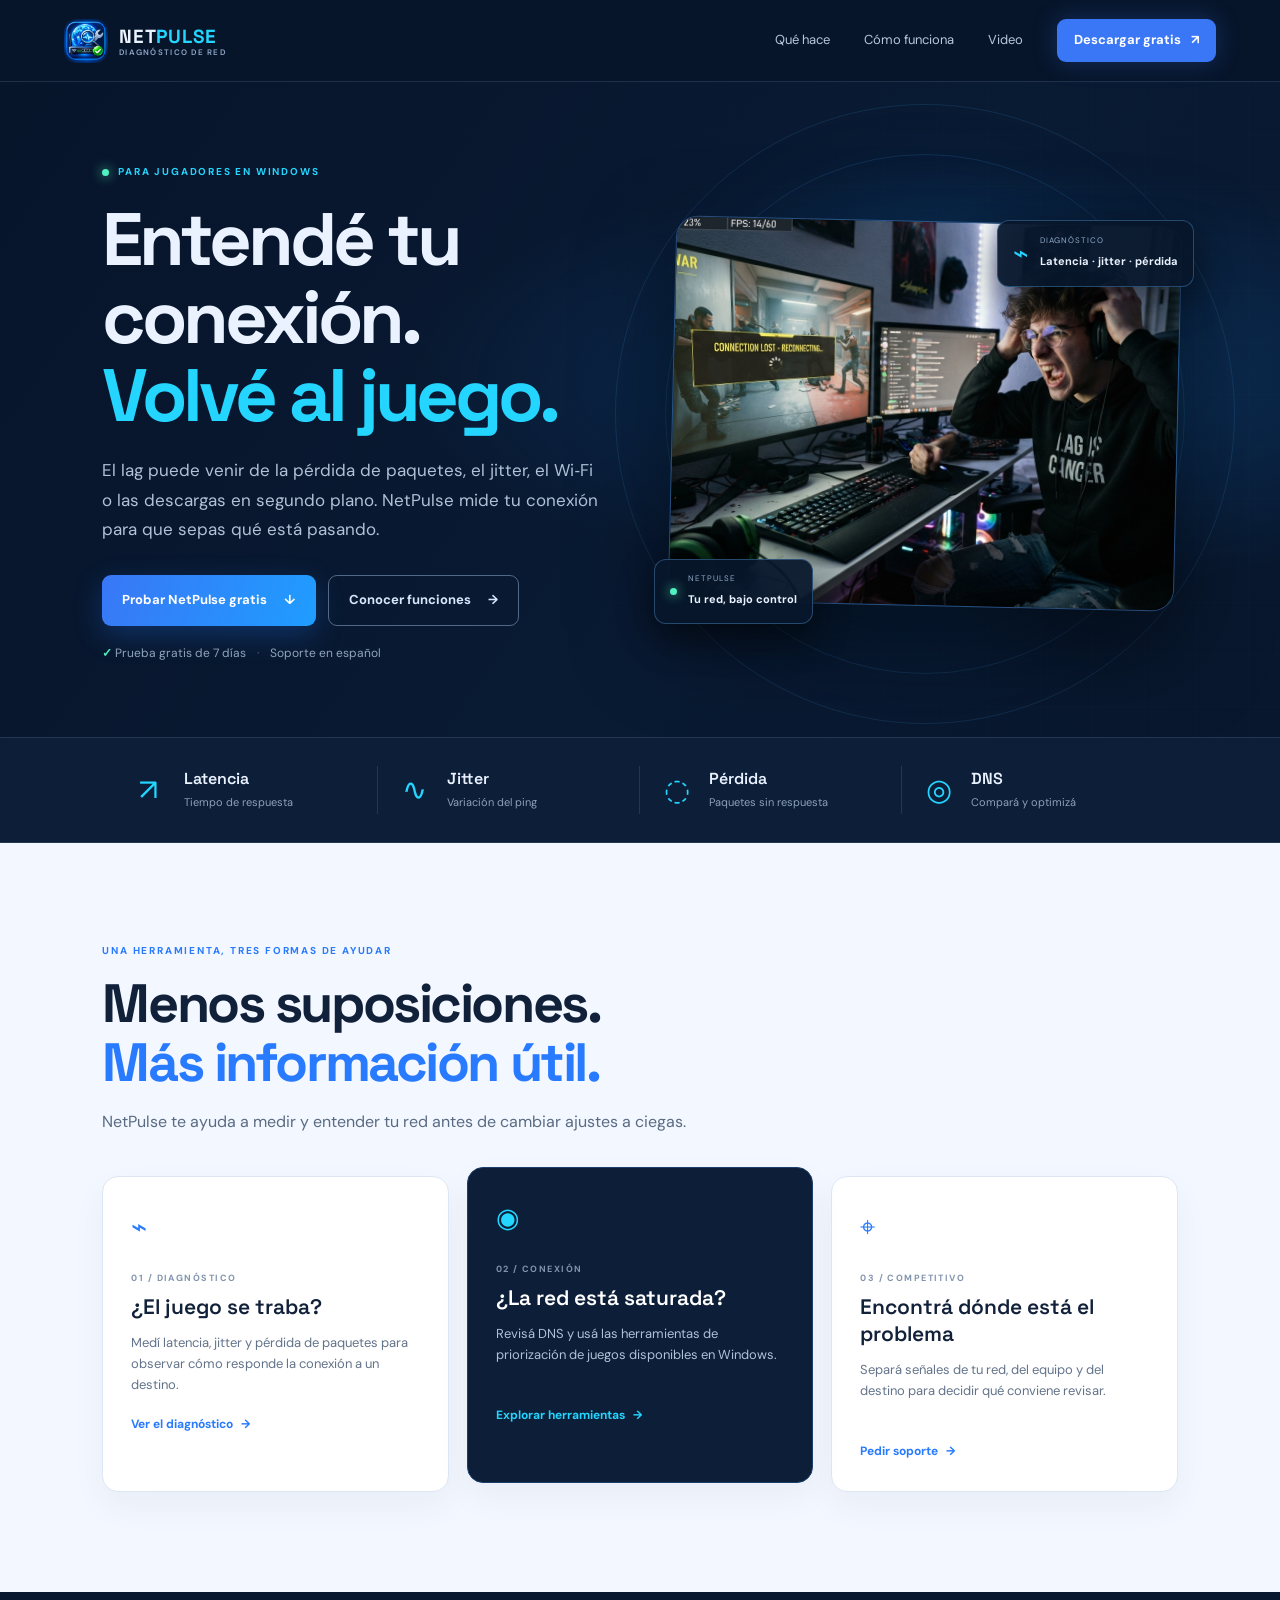
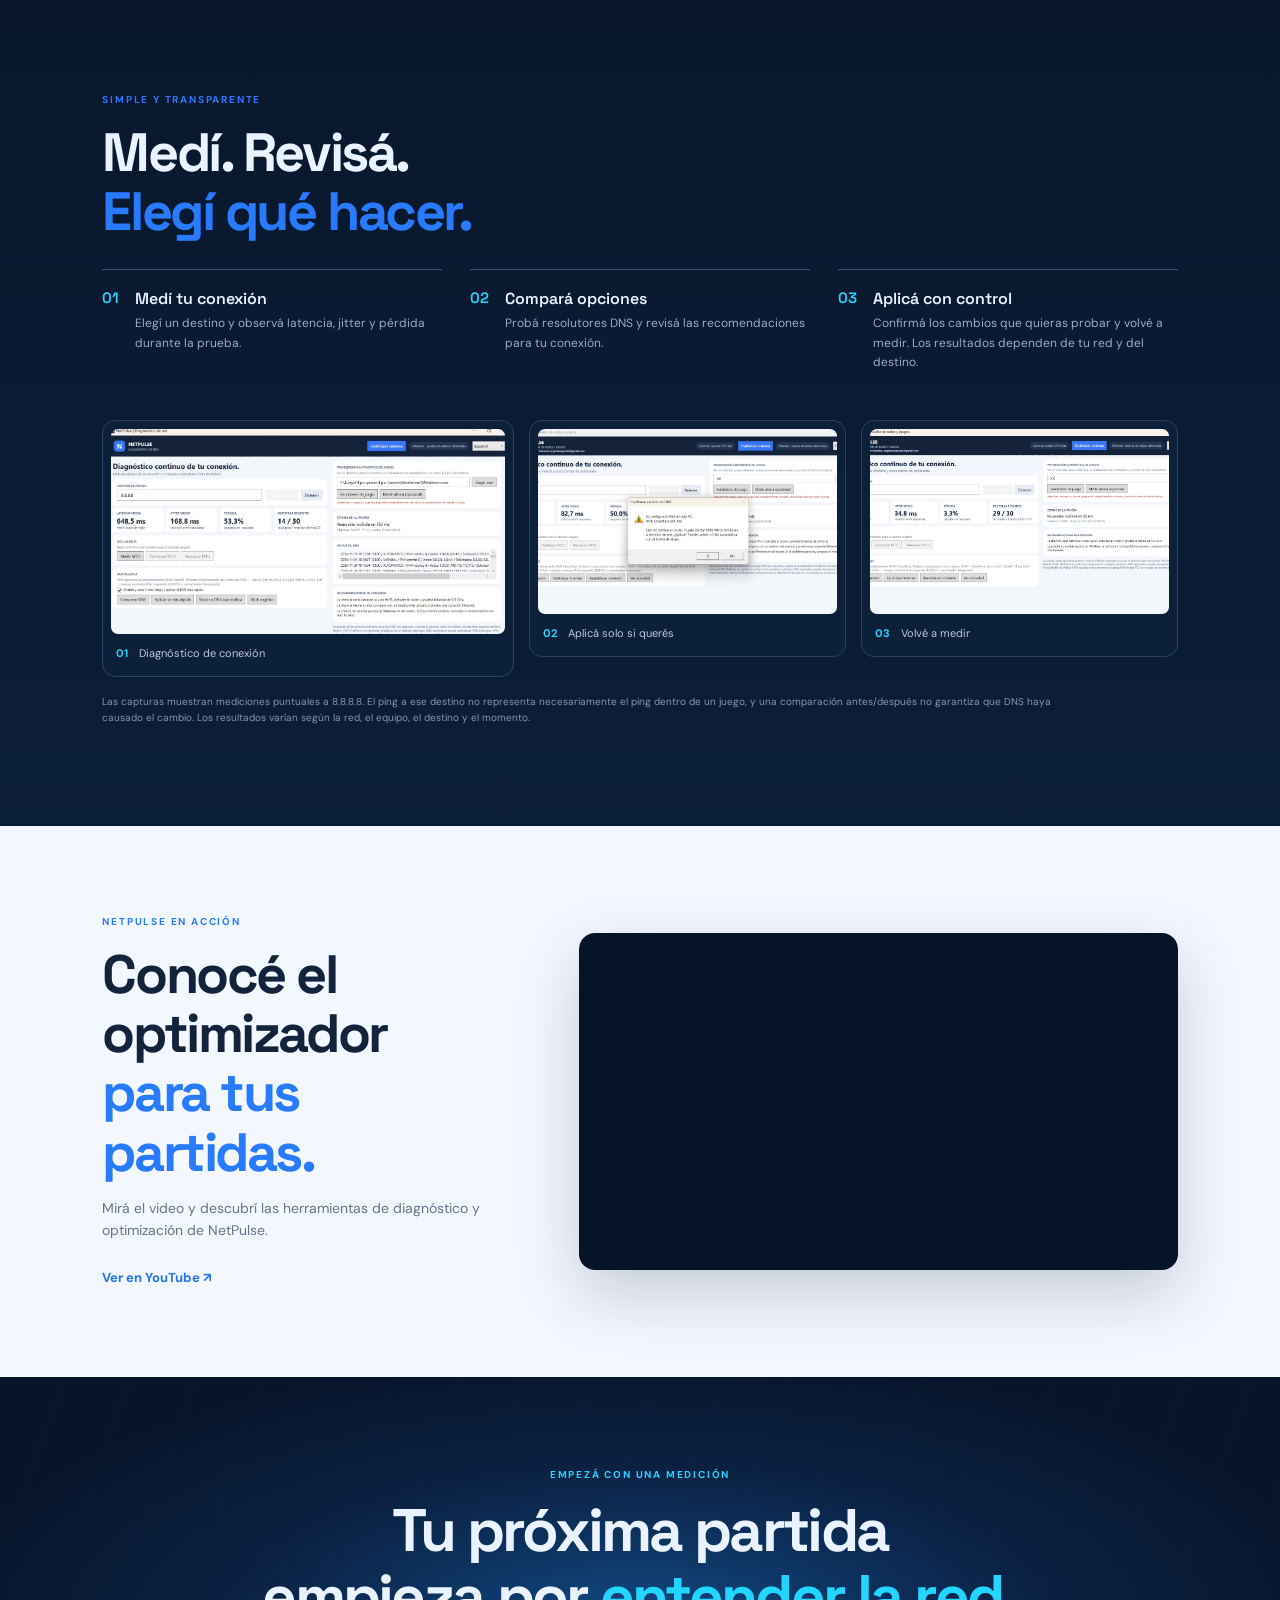
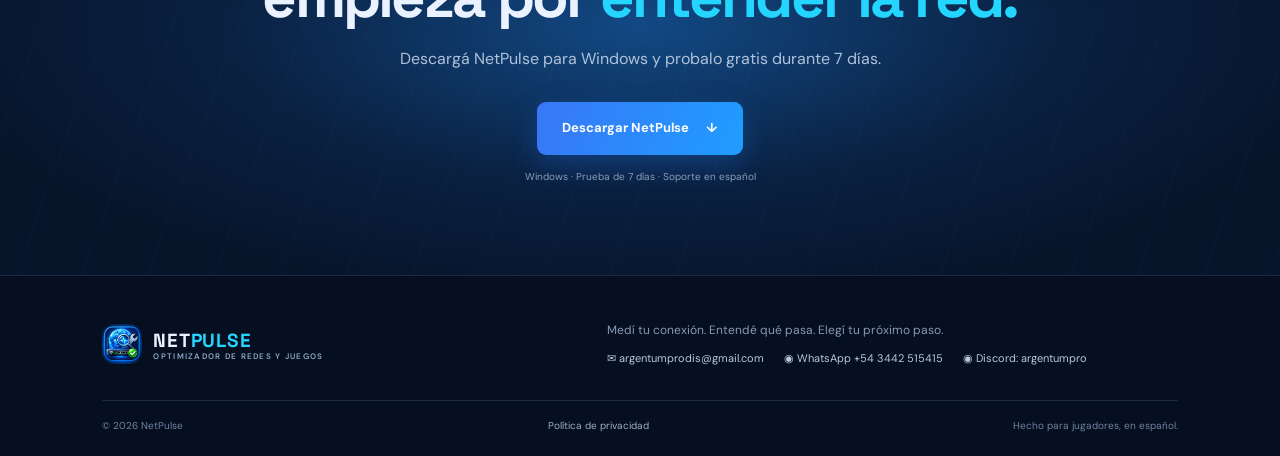
<file: index.html>
<!doctype html>
<html lang="es">
<head>
  <meta charset="utf-8">
  <meta name="viewport" content="width=device-width, initial-scale=1">
  <meta name="theme-color" content="#07152b">
  <meta name="description" content="NetPulse mide latencia, jitter y pérdida de paquetes para ayudarte a entender y optimizar tu conexión para jugar.">
  <meta property="og:title" content="NetPulse — Entendé tu conexión. Volvé al juego.">
  <meta property="og:description" content="Diagnóstico de red, herramientas para juegos y prueba gratis de 7 días.">
  <meta property="og:image" content="assets/promo-cuadrada.jpg">
  <meta property="og:type" content="website">
  <title>NetPulse | Diagnóstico y optimización para jugar</title>
  <link rel="icon" type="image/png" href="assets/netpulse-icon.png">
  <link rel="preconnect" href="https://fonts.googleapis.com">
  <link rel="preconnect" href="https://fonts.gstatic.com" crossorigin>
  <link href="https://fonts.googleapis.com/css2?family=DM+Sans:wght@400;500;600;700&family=Space+Grotesk:wght@500;600;700&display=swap" rel="stylesheet">
  <link rel="stylesheet" href="styles.css">
</head>
<body>
  <header class="topbar">
    <a class="brand" href="#inicio" aria-label="NetPulse, inicio">
      <img src="assets/netpulse-icon.png" alt="" width="44" height="44">
      <span>NET<span class="brand-accent">PULSE</span><small>DIAGNÓSTICO DE RED</small></span>
    </a>
    <button class="menu-toggle" aria-label="Abrir menú" aria-expanded="false">☰</button>
    <nav class="nav" aria-label="Navegación principal">
      <a href="#funciones">Qué hace</a><a href="#como-funciona">Cómo funciona</a><a href="#video">Video</a>
      <a class="nav-cta" href="https://pub-65c69ee4e346490ea48ef7e61a519363.r2.dev/NetPulse-Setup-1611.zip" target="_blank" rel="noopener">Descargar gratis <span>↗</span></a>
    </nav>
  </header>

  <main>
    <section class="hero" id="inicio">
      <div class="hero-copy">
        <div class="eyebrow"><i></i> PARA JUGADORES EN WINDOWS</div>
        <h1>Entendé tu conexión.<br><span>Volvé al juego.</span></h1>
        <p class="hero-lead">El lag puede venir de la pérdida de paquetes, el jitter, el Wi‑Fi o las descargas en segundo plano. NetPulse mide tu conexión para que sepas qué está pasando.</p>
        <div class="hero-actions">
          <a class="button button-primary" href="https://pub-65c69ee4e346490ea48ef7e61a519363.r2.dev/NetPulse-Setup-1611.zip" target="_blank" rel="noopener">Probar NetPulse gratis <span>↓</span></a>
          <a class="button button-ghost" href="#funciones">Conocer funciones <span>→</span></a>
        </div>
        <div class="hero-note"><span class="check">✓</span> Prueba gratis de 7 días <span class="dot">·</span> Soporte en español</div>
      </div>
      <div class="hero-art">
        <div class="art-glow"></div>
        <img class="lag-image" src="assets/lag-gamer.jpg" alt="Jugador frustrado por una conexión con lag">
        <div class="floating-stat stat-top"><span class="stat-icon">⌁</span><span><small>DIAGNÓSTICO</small><b>Latencia · jitter · pérdida</b></span></div>
        <div class="floating-stat stat-bottom"><span class="live-dot"></span><span><small>NETPULSE</small><b>Tu red, bajo control</b></span></div>
        <div class="hero-orbit orbit-one"></div><div class="hero-orbit orbit-two"></div>
      </div>
      <div class="hero-grid"></div>
    </section>

    <section class="metric-strip" aria-label="Métricas que analiza NetPulse">
      <div><span class="metric-symbol">↗</span><strong>Latencia</strong><small>Tiempo de respuesta</small></div>
      <div><span class="metric-symbol">∿</span><strong>Jitter</strong><small>Variación del ping</small></div>
      <div><span class="metric-symbol">◌</span><strong>Pérdida</strong><small>Paquetes sin respuesta</small></div>
      <div><span class="metric-symbol">◎</span><strong>DNS</strong><small>Compará y optimizá</small></div>
    </section>

    <section class="section intro" id="funciones">
      <div class="section-heading"><div class="eyebrow">UNA HERRAMIENTA, TRES FORMAS DE AYUDAR</div><h2>Menos suposiciones.<br><span>Más información útil.</span></h2><p>NetPulse te ayuda a medir y entender tu red antes de cambiar ajustes a ciegas.</p></div>
      <div class="feature-grid">
        <article class="feature-card"><div class="feature-icon">⌁</div><div class="card-tag">01 / DIAGNÓSTICO</div><h3>¿El juego se traba?</h3><p>Medí latencia, jitter y pérdida de paquetes para observar cómo responde la conexión a un destino.</p><a href="#como-funciona">Ver el diagnóstico <span>→</span></a></article>
        <article class="feature-card featured"><div class="feature-icon">◉</div><div class="card-tag">02 / CONEXIÓN</div><h3>¿La red está saturada?</h3><p>Revisá DNS y usá las herramientas de priorización de juegos disponibles en Windows.</p><a href="#como-funciona">Explorar herramientas <span>→</span></a></article>
        <article class="feature-card"><div class="feature-icon">⌖</div><div class="card-tag">03 / COMPETITIVO</div><h3>Encontrá dónde está el problema</h3><p>Separá señales de tu red, del equipo y del destino para decidir qué conviene revisar.</p><a href="#contacto">Pedir soporte <span>→</span></a></article>
      </div>
    </section>

    <section class="section how" id="como-funciona">
      <div class="section-heading"><div class="eyebrow">SIMPLE Y TRANSPARENTE</div><h2>Medí. Revisá.<br><span>Elegí qué hacer.</span></h2></div>
      <div class="steps"><article><b>01</b><div><h3>Medí tu conexión</h3><p>Elegí un destino y observá latencia, jitter y pérdida durante la prueba.</p></div></article><article><b>02</b><div><h3>Compará opciones</h3><p>Probá resolutores DNS y revisá las recomendaciones para tu conexión.</p></div></article><article><b>03</b><div><h3>Aplicá con control</h3><p>Confirmá los cambios que quieras probar y volvé a medir. Los resultados dependen de tu red y del destino.</p></div></article></div>
      <div class="screenshots">
        <figure class="shot shot-wide"><img src="assets/diagnostico-antes.jpg" alt="NetPulse muestra latencia, jitter y pérdida en el diagnóstico"><figcaption><span>01</span> Diagnóstico de conexión</figcaption></figure>
        <figure class="shot"><img src="assets/dns-confirmacion.jpg" alt="Confirmación de cambio de DNS en NetPulse"><figcaption><span>02</span> Aplicá solo si querés</figcaption></figure>
        <figure class="shot"><img src="assets/diagnostico-despues.jpg" alt="Ejemplo de una medición posterior en NetPulse"><figcaption><span>03</span> Volvé a medir</figcaption></figure>
      </div>
      <p class="fineprint">Las capturas muestran mediciones puntuales a 8.8.8.8. El ping a ese destino no representa necesariamente el ping dentro de un juego, y una comparación antes/después no garantiza que DNS haya causado el cambio. Los resultados varían según la red, el equipo, el destino y el momento.</p>
    </section>

    <section class="video-section" id="video">
      <div class="video-copy"><div class="eyebrow">NETPULSE EN ACCIÓN</div><h2>Conocé el optimizador<br><span>para tus partidas.</span></h2><p>Mirá el video y descubrí las herramientas de diagnóstico y optimización de NetPulse.</p><a href="https://youtu.be/dN-RMXVkwXA" target="_blank" rel="noopener" class="video-link">Ver en YouTube <span>↗</span></a></div>
      <div class="video-frame"><iframe src="https://www.youtube-nocookie.com/embed/dN-RMXVkwXA?rel=0" title="Video promocional de NetPulse" loading="lazy" referrerpolicy="strict-origin-when-cross-origin" allow="accelerometer; autoplay; clipboard-write; encrypted-media; gyroscope; picture-in-picture; web-share" allowfullscreen></iframe></div>
    </section>

    <section class="cta-section"><div class="cta-lines"></div><div class="cta-content"><div class="eyebrow">EMPEZÁ CON UNA MEDICIÓN</div><h2>Tu próxima partida<br>empieza por <span>entender la red.</span></h2><p>Descargá NetPulse para Windows y probalo gratis durante 7 días.</p><a class="button button-primary button-large" href="https://pub-65c69ee4e346490ea48ef7e61a519363.r2.dev/NetPulse-Setup-1611.zip" target="_blank" rel="noopener">Descargar NetPulse <span>↓</span></a><small>Windows · Prueba de 7 días · Soporte en español</small></div></section>
  </main>

  <footer id="contacto"><div class="footer-main"><a class="brand footer-brand" href="#inicio"><img src="assets/netpulse-icon.png" alt="" width="40" height="40"><span>NET<span class="brand-accent">PULSE</span><small>OPTIMIZADOR DE REDES Y JUEGOS</small></span></a><p>Medí tu conexión. Entendé qué pasa. Elegí tu próximo paso.</p><div class="contact-links"><a href="mailto:argentumprodis@gmail.com">✉ argentumprodis@gmail.com</a><a href="https://wa.me/543442515415" target="_blank" rel="noopener">◉ WhatsApp +54 3442 515415</a><span>◉ Discord: argentumpro</span></div></div><div class="footer-bottom"><span>© <span id="year"></span> NetPulse</span><a href="privacidad.html">Política de privacidad</a><span>Hecho para jugadores, en español.</span></div></footer>
  <script src="app.js"></script>
</body>
</html>
</file>
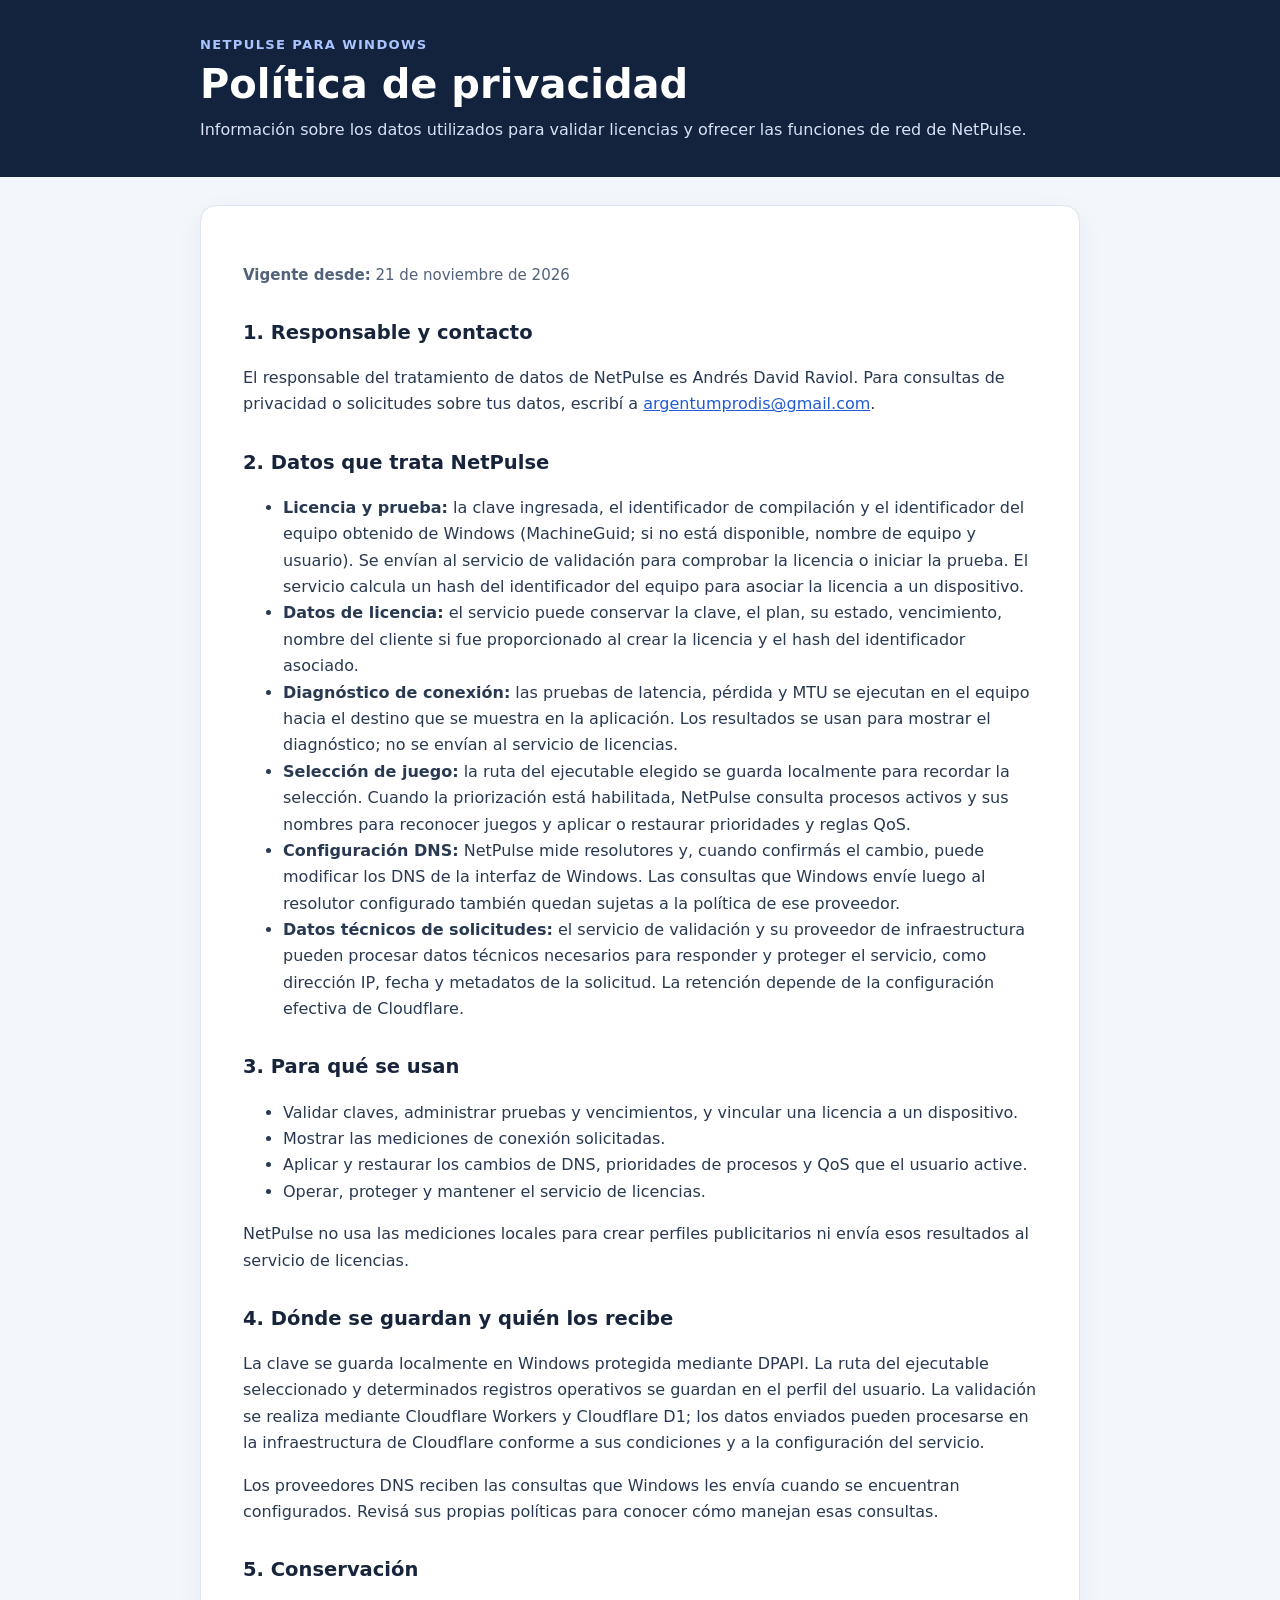
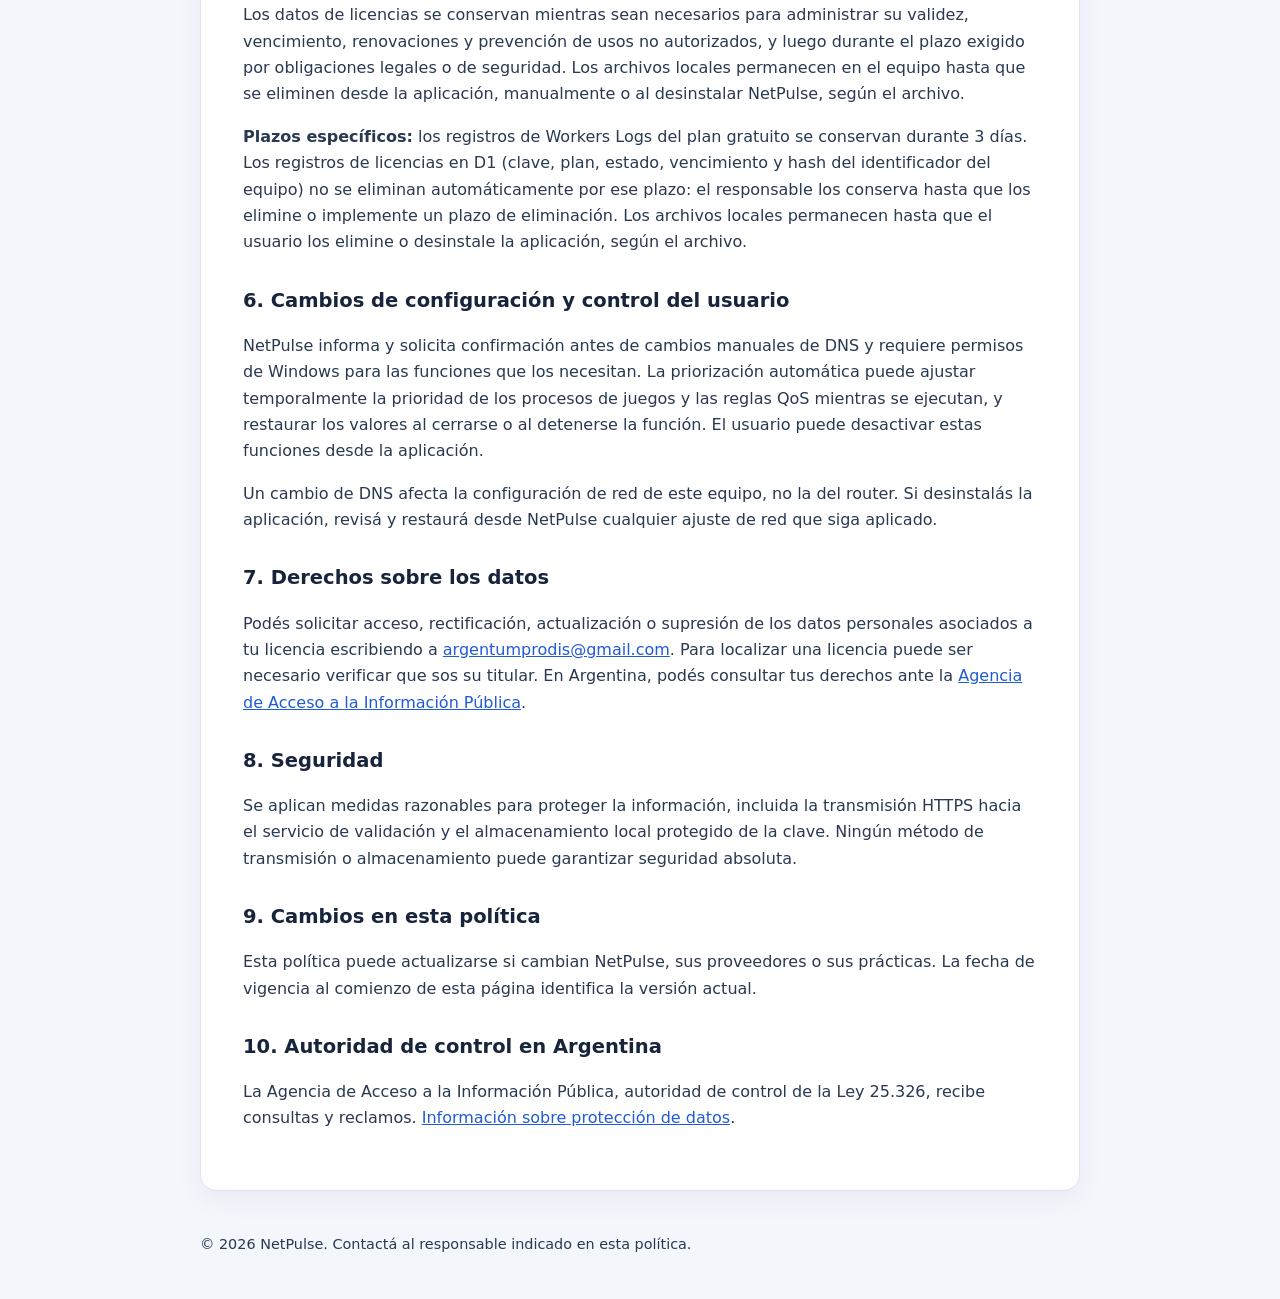
<file: privacidad.html>
<!doctype html>
<html lang="es">
<head>
  <meta charset="utf-8">
  <meta name="viewport" content="width=device-width, initial-scale=1">
  <meta name="description" content="Política de privacidad de NetPulse para Windows.">
  <title>Política de privacidad | NetPulse</title>
  <style>
    :root { color-scheme: light; --ink:#17243b; --muted:#52627a; --blue:#3977f6; --line:#dce4ef; --bg:#f3f6fb; }
    * { box-sizing:border-box; }
    body { margin:0; background:var(--bg); color:var(--ink); font:16px/1.65 system-ui,-apple-system,"Segoe UI",sans-serif; }
    header { background:#14233d; color:white; padding:34px 20px; }
    header .wrap, main, footer { width:min(880px, calc(100% - 32px)); margin:auto; }
    .brand { color:#a9c4ff; font-size:.82rem; font-weight:700; letter-spacing:.1em; text-transform:uppercase; }
    h1 { margin:.35rem 0; font-size:clamp(1.8rem,5vw,2.5rem); line-height:1.15; }
    header p { margin:.6rem 0 0; color:#d7e2f4; }
    main { margin:28px auto 42px; padding:clamp(22px,5vw,42px); background:white; border:1px solid var(--line); border-radius:16px; box-shadow:0 8px 28px #1b31500d; }
    h2 { margin:1.8rem 0 .45rem; font-size:1.22rem; }
    h2:first-child { margin-top:0; }
    p, li { color:#293951; }
    a { color:#205bd4; }
    .updated { color:var(--muted); font-size:.94rem; }
    .notice { margin:1.2rem 0; padding:14px 16px; border-left:4px solid var(--blue); background:#f2f6ff; border-radius:8px; color:#293951; }
    .todo { color:#9c3412; font-weight:650; }
    footer { padding:0 0 28px; color:var(--muted); font-size:.9rem; }
  </style>
</head>
<body>
  <header><div class="wrap"><div class="brand">NetPulse para Windows</div><h1>Política de privacidad</h1><p>Información sobre los datos utilizados para validar licencias y ofrecer las funciones de red de NetPulse.</p></div></header>
  <main>
    <p class="updated"><strong>Vigente desde:</strong> <span>21 de noviembre de 2026</span></p>
    <h2>1. Responsable y contacto</h2>
    <p>El responsable del tratamiento de datos de NetPulse es Andrés David Raviol. Para consultas de privacidad o solicitudes sobre tus datos, escribí a <a href="mailto:argentumprodis@gmail.com">argentumprodis@gmail.com</a>.</p>
    <h2>2. Datos que trata NetPulse</h2>
    <ul>
      <li><strong>Licencia y prueba:</strong> la clave ingresada, el identificador de compilación y el identificador del equipo obtenido de Windows (MachineGuid; si no está disponible, nombre de equipo y usuario). Se envían al servicio de validación para comprobar la licencia o iniciar la prueba. El servicio calcula un hash del identificador del equipo para asociar la licencia a un dispositivo.</li>
      <li><strong>Datos de licencia:</strong> el servicio puede conservar la clave, el plan, su estado, vencimiento, nombre del cliente si fue proporcionado al crear la licencia y el hash del identificador asociado.</li>
      <li><strong>Diagnóstico de conexión:</strong> las pruebas de latencia, pérdida y MTU se ejecutan en el equipo hacia el destino que se muestra en la aplicación. Los resultados se usan para mostrar el diagnóstico; no se envían al servicio de licencias.</li>
      <li><strong>Selección de juego:</strong> la ruta del ejecutable elegido se guarda localmente para recordar la selección. Cuando la priorización está habilitada, NetPulse consulta procesos activos y sus nombres para reconocer juegos y aplicar o restaurar prioridades y reglas QoS.</li>
      <li><strong>Configuración DNS:</strong> NetPulse mide resolutores y, cuando confirmás el cambio, puede modificar los DNS de la interfaz de Windows. Las consultas que Windows envíe luego al resolutor configurado también quedan sujetas a la política de ese proveedor.</li>
      <li><strong>Datos técnicos de solicitudes:</strong> el servicio de validación y su proveedor de infraestructura pueden procesar datos técnicos necesarios para responder y proteger el servicio, como dirección IP, fecha y metadatos de la solicitud. La retención depende de la configuración efectiva de Cloudflare.</li>
    </ul>
    <h2>3. Para qué se usan</h2>
    <ul><li>Validar claves, administrar pruebas y vencimientos, y vincular una licencia a un dispositivo.</li><li>Mostrar las mediciones de conexión solicitadas.</li><li>Aplicar y restaurar los cambios de DNS, prioridades de procesos y QoS que el usuario active.</li><li>Operar, proteger y mantener el servicio de licencias.</li></ul>
    <p>NetPulse no usa las mediciones locales para crear perfiles publicitarios ni envía esos resultados al servicio de licencias.</p>
    <h2>4. Dónde se guardan y quién los recibe</h2>
    <p>La clave se guarda localmente en Windows protegida mediante DPAPI. La ruta del ejecutable seleccionado y determinados registros operativos se guardan en el perfil del usuario. La validación se realiza mediante Cloudflare Workers y Cloudflare D1; los datos enviados pueden procesarse en la infraestructura de Cloudflare conforme a sus condiciones y a la configuración del servicio.</p>
    <p>Los proveedores DNS reciben las consultas que Windows les envía cuando se encuentran configurados. Revisá sus propias políticas para conocer cómo manejan esas consultas.</p>
    <h2>5. Conservación</h2>
    <p>Los datos de licencias se conservan mientras sean necesarios para administrar su validez, vencimiento, renovaciones y prevención de usos no autorizados, y luego durante el plazo exigido por obligaciones legales o de seguridad. Los archivos locales permanecen en el equipo hasta que se eliminen desde la aplicación, manualmente o al desinstalar NetPulse, según el archivo.</p>
    <p><strong>Plazos específicos:</strong> los registros de Workers Logs del plan gratuito se conservan durante 3 días. Los registros de licencias en D1 (clave, plan, estado, vencimiento y hash del identificador del equipo) no se eliminan automáticamente por ese plazo: el responsable los conserva hasta que los elimine o implemente un plazo de eliminación. Los archivos locales permanecen hasta que el usuario los elimine o desinstale la aplicación, según el archivo.</p>
    <h2>6. Cambios de configuración y control del usuario</h2>
    <p>NetPulse informa y solicita confirmación antes de cambios manuales de DNS y requiere permisos de Windows para las funciones que los necesitan. La priorización automática puede ajustar temporalmente la prioridad de los procesos de juegos y las reglas QoS mientras se ejecutan, y restaurar los valores al cerrarse o al detenerse la función. El usuario puede desactivar estas funciones desde la aplicación.</p>
    <p>Un cambio de DNS afecta la configuración de red de este equipo, no la del router. Si desinstalás la aplicación, revisá y restaurá desde NetPulse cualquier ajuste de red que siga aplicado.</p>
    <h2>7. Derechos sobre los datos</h2>
    <p>Podés solicitar acceso, rectificación, actualización o supresión de los datos personales asociados a tu licencia escribiendo a <a href="mailto:argentumprodis@gmail.com">argentumprodis@gmail.com</a>. Para localizar una licencia puede ser necesario verificar que sos su titular. En Argentina, podés consultar tus derechos ante la <a href="https://www.argentina.gob.ar/aaip/datospersonales/derechos" rel="noopener noreferrer">Agencia de Acceso a la Información Pública</a>.</p>
    <h2>8. Seguridad</h2>
    <p>Se aplican medidas razonables para proteger la información, incluida la transmisión HTTPS hacia el servicio de validación y el almacenamiento local protegido de la clave. Ningún método de transmisión o almacenamiento puede garantizar seguridad absoluta.</p>
    <h2>9. Cambios en esta política</h2>
    <p>Esta política puede actualizarse si cambian NetPulse, sus proveedores o sus prácticas. La fecha de vigencia al comienzo de esta página identifica la versión actual.</p>
    <h2>10. Autoridad de control en Argentina</h2>
    <p>La Agencia de Acceso a la Información Pública, autoridad de control de la Ley 25.326, recibe consultas y reclamos. <a href="https://www.argentina.gob.ar/aaip/datospersonales" rel="noopener noreferrer">Información sobre protección de datos</a>.</p>
  </main>
  <footer><p>© <span id="year"></span> NetPulse. Contactá al responsable indicado en esta política.</p></footer>
  <script>document.getElementById('year').textContent = new Date().getFullYear();</script>
</body>
</html>
</file>
<file: styles.css>
:root{--navy:#07152b;--navy2:#0b1e3b;--blue:#3977f6;--cyan:#23d5ff;--ink:#eaf2ff;--muted:#a5b5cd;--line:rgba(179,204,245,.14);--panel:#0c1e38;--font:'DM Sans',sans-serif;--display:'Space Grotesk',sans-serif}*{box-sizing:border-box}html{scroll-behavior:smooth}body{margin:0;background:var(--navy);color:var(--ink);font:16px/1.6 var(--font);overflow-x:hidden}a{color:inherit;text-decoration:none}.topbar{height:82px;padding:0 max(5vw,24px);display:flex;align-items:center;justify-content:space-between;border-bottom:1px solid var(--line);position:relative;z-index:10;background:rgba(7,21,43,.92)}.brand{display:flex;align-items:center;gap:11px;font:700 19px var(--display);letter-spacing:.04em}.brand img{object-fit:cover;border-radius:12px}.brand-accent{color:var(--cyan)}.brand small{display:block;font:600 8px var(--font);letter-spacing:.16em;color:#90a8c9;margin-top:-2px}.nav{display:flex;align-items:center;gap:34px;font-size:13px;color:#b9c7db}.nav>a:not(.nav-cta):hover,.footer-bottom a:hover{color:var(--cyan)}.nav-cta{padding:11px 17px;border-radius:9px;background:var(--blue);color:white;font-weight:700;box-shadow:0 0 24px #3977f644}.nav-cta span{margin-left:7px}.menu-toggle{display:none;background:none;border:0;color:white;font-size:23px}.hero{min-height:650px;padding:82px max(8vw,28px) 74px;display:grid;grid-template-columns:1fr 1fr;align-items:center;gap:5vw;position:relative;overflow:hidden;background:radial-gradient(ellipse at 78% 45%,#104c8980,transparent 42%),linear-gradient(125deg,#07152b,#091a33 60%,#08172d)}.hero-copy,.hero-art{position:relative;z-index:2}.eyebrow{font-size:10px;letter-spacing:.18em;font-weight:700;color:var(--cyan);display:flex;align-items:center;gap:9px}.eyebrow i,.live-dot{width:7px;height:7px;border-radius:100%;background:#51f2c2;box-shadow:0 0 12px #51f2c2}.hero h1{font:700 clamp(42px,5.8vw,76px)/1.05 var(--display);letter-spacing:-.055em;margin:21px 0}.hero h1 span,.section-heading h2 span,.video-copy h2 span,.cta-content h2 span{color:var(--cyan)}.hero-lead{max-width:560px;font-size:17px;color:#b1c1d7;line-height:1.75}.hero-actions{display:flex;gap:12px;margin:30px 0 18px;flex-wrap:wrap}.button{display:inline-flex;align-items:center;justify-content:center;gap:17px;padding:14px 20px;border-radius:9px;font-size:13px;font-weight:700;transition:.2s transform,.2s box-shadow}.button:hover{transform:translateY(-2px)}.button-primary{background:linear-gradient(110deg,#3977f6,#1f9dff);color:white;box-shadow:0 9px 28px #247aff42}.button-primary:hover{box-shadow:0 12px 34px #247aff65}.button-ghost{border:1px solid #526887;color:#d7e6fa}.button-ghost:hover{border-color:var(--cyan)}.hero-note{color:#91a4bd;font-size:12px}.check{color:#50efbd;font-weight:bold}.dot{padding:0 8px;color:#536a88}.hero-art{height:470px;display:grid;place-items:center}.art-glow{position:absolute;width:340px;height:340px;background:#008eff42;filter:blur(65px);border-radius:50%}.lag-image{width:min(100%,560px);height:385px;object-fit:cover;border-radius:22px;border:1px solid #6baeff55;box-shadow:0 35px 90px #0008;transform:rotate(1.3deg);position:relative;z-index:2}.floating-stat{position:absolute;z-index:3;display:flex;align-items:center;gap:11px;background:#08172beF;border:1px solid #65b9ff51;border-radius:12px;padding:12px 15px;box-shadow:0 14px 35px #0007}.floating-stat small{display:block;color:#8fa9c7;letter-spacing:.12em;font-size:8px}.floating-stat b{font-size:11px}.stat-top{top:41px;right:-16px}.stat-bottom{bottom:25px;left:-18px}.stat-icon{font-size:26px;color:var(--cyan)}.hero-orbit{position:absolute;border:1px solid #42b6ff22;border-radius:50%;width:520px;height:520px}.orbit-two{width:620px;height:620px}.hero-grid{position:absolute;inset:0;opacity:.12;background-image:linear-gradient(#87c7ff20 1px,transparent 1px),linear-gradient(90deg,#87c7ff20 1px,transparent 1px);background-size:52px 52px;mask-image:linear-gradient(90deg,transparent 20%,black 100%)}.metric-strip{display:grid;grid-template-columns:repeat(4,1fr);padding:28px max(9vw,30px);background:#0c1e38;border-top:1px solid var(--line);border-bottom:1px solid var(--line)}.metric-strip>div{display:grid;grid-template-columns:45px 1fr;grid-template-rows:auto auto;align-items:center;border-right:1px solid var(--line);padding:0 24px}.metric-strip>div:last-child{border:0}.metric-symbol{grid-row:span 2;font-size:30px;color:var(--cyan)}.metric-strip strong{font:600 16px var(--display)}.metric-strip small{font-size:11px;color:#8da1bc}.section{padding:100px max(8vw,28px)}.intro{background:#f3f7ff;color:#12213a}.section-heading{max-width:620px;margin-bottom:42px}.section-heading .eyebrow{color:#287aff}.section-heading h2,.video-copy h2,.cta-content h2{font:700 clamp(34px,4.4vw,54px)/1.1 var(--display);letter-spacing:-.045em;margin:15px 0}.section-heading h2 span{color:#287aff}.section-heading p{color:#596b83}.feature-grid{display:grid;grid-template-columns:repeat(3,1fr);gap:18px}.feature-card{padding:28px;border-radius:16px;background:white;border:1px solid #dde7f4;box-shadow:0 14px 35px #142c4a0c}.feature-card.featured{background:#0c1e38;color:white;border-color:#1c406b;transform:translateY(-9px)}.feature-icon{font-size:27px;color:#287aff;margin-bottom:22px}.featured .feature-icon{color:var(--cyan)}.card-tag{font-size:9px;letter-spacing:.16em;color:#8294ad;font-weight:700}.feature-card h3{font:600 21px var(--display);margin:8px 0}.feature-card p{color:#63738a;font-size:13px;min-height:64px}.feature-card.featured p{color:#b1c1d7}.feature-card a{font-size:12px;color:#287aff;font-weight:700}.featured a{color:var(--cyan)}.feature-card a span{margin-left:5px}.how{background:linear-gradient(180deg,#08172d,#0b1e38)}.how .section-heading{margin-bottom:28px}.steps{display:grid;grid-template-columns:repeat(3,1fr);gap:28px;margin-bottom:48px}.steps article{display:flex;gap:16px;border-top:1px solid #315070;padding-top:18px}.steps article>b{font:600 15px var(--display);color:var(--cyan)}.steps h3{font:600 16px var(--display);margin:0 0 5px}.steps p{color:#9aadc7;font-size:12px;margin:0}.screenshots{display:grid;grid-template-columns:1.3fr 1fr 1fr;gap:15px;align-items:start}.shot{margin:0;background:#0d2039;border:1px solid #294363;border-radius:13px;padding:8px;overflow:hidden}.shot img{display:block;width:100%;height:185px;object-fit:cover;object-position:top;border-radius:7px}.shot-wide img{height:205px}.shot figcaption{padding:11px 5px 5px;font-size:11px;color:#b9c9de}.shot figcaption span{color:var(--cyan);font-weight:700;margin-right:8px}.fineprint{font-size:10px;line-height:1.6;color:#8498b3;margin:17px 0 0;max-width:950px}.video-section{display:grid;grid-template-columns:.8fr 1.2fr;gap:6vw;align-items:center;padding:88px max(8vw,28px);background:#f3f7ff;color:#14233c}.video-copy .eyebrow{color:#287aff}.video-copy h2 span{color:#287aff}.video-copy p{color:#65768c;font-size:14px}.video-link{display:inline-block;margin-top:12px;color:#2475ee;font-weight:700;font-size:13px}.video-frame{position:relative;aspect-ratio:16/9;border-radius:16px;overflow:hidden;background:#061329;box-shadow:0 24px 65px #07152b30}.video-frame iframe{position:absolute;inset:0;width:100%;height:100%;border:0}.cta-section{position:relative;overflow:hidden;text-align:center;padding:90px 24px;background:radial-gradient(ellipse at center,#124984 0%,#0a2142 45%,#07152b 78%)}.cta-content{position:relative;z-index:1}.cta-content .eyebrow{justify-content:center}.cta-content h2{font-size:clamp(36px,5vw,60px)}.cta-content p{color:#b0c2da}.button-large{padding:16px 25px;margin:14px 0}.cta-content small{display:block;color:#899eb9;font-size:10px}.cta-lines{position:absolute;inset:0;opacity:.22;background:repeating-linear-gradient(110deg,transparent 0 60px,#49adff19 61px 62px)}footer{padding:45px max(8vw,28px) 22px;background:#050f20;border-top:1px solid var(--line)}.footer-main{display:grid;grid-template-columns:1fr 1.2fr;gap:10px 30px;align-items:center;padding-bottom:32px}.footer-brand{grid-row:span 2}.footer-main>p{color:#879ab4;font-size:12px;margin:0}.contact-links{display:flex;gap:20px;flex-wrap:wrap;color:#b9c9de;font-size:11px}.contact-links a:hover{color:var(--cyan)}.footer-bottom{border-top:1px solid var(--line);padding-top:17px;display:flex;justify-content:space-between;gap:15px;color:#71849f;font-size:10px}.footer-bottom a{color:#9eafc6}
@media(max-width:850px){.nav{gap:18px}.hero{padding-left:6vw;padding-right:6vw;gap:2vw}.hero-art{height:390px}.lag-image{height:310px}.stat-top{right:0}.stat-bottom{left:0}.section{padding:78px 6vw}.video-section{padding:70px 6vw;gap:4vw}.metric-strip{padding:25px 4vw}.metric-strip>div{padding:0 12px}}
@media(max-width:640px){.topbar{height:70px;padding:0 19px}.brand{font-size:17px}.brand img{width:39px;height:39px}.menu-toggle{display:block}.nav{display:none;position:absolute;top:69px;left:0;right:0;padding:18px;background:#08172d;border-bottom:1px solid var(--line);flex-direction:column;align-items:stretch;gap:16px}.nav.open{display:flex}.nav-cta{text-align:center}.hero{padding:56px 22px 30px;grid-template-columns:1fr;gap:0}.hero h1{font-size:46px}.hero-lead{font-size:15px}.hero-art{height:340px;margin-top:14px}.lag-image{height:265px;width:100%}.stat-top{top:10px;right:-3px}.stat-bottom{bottom:4px;left:-3px}.floating-stat{padding:9px 11px}.metric-strip{grid-template-columns:1fr 1fr;gap:18px 0;padding:24px 15px}.metric-strip>div:nth-child(2){border:0}.metric-strip>div{padding:0 11px}.metric-strip strong{font-size:14px}.metric-strip small{font-size:10px}.section{padding:68px 21px}.section-heading{margin-bottom:28px}.section-heading h2,.video-copy h2{font-size:38px}.feature-grid{grid-template-columns:1fr;gap:12px}.feature-card.featured{transform:none}.feature-card p{min-height:0}.steps{grid-template-columns:1fr;gap:17px;margin-bottom:34px}.screenshots{grid-template-columns:1fr 1fr;gap:10px}.shot-wide{grid-column:span 2}.shot img,.shot-wide img{height:150px}.shot-wide img{height:190px}.video-section{grid-template-columns:1fr;padding:65px 21px;gap:24px}.video-copy h2{margin-bottom:8px}.cta-section{padding:70px 20px}.cta-content h2{font-size:40px}.footer-main{grid-template-columns:1fr;gap:14px}.footer-brand{grid-row:auto}.contact-links{gap:11px;flex-direction:column}.footer-bottom{flex-wrap:wrap;justify-content:flex-start;gap:8px 18px}}
</file>
